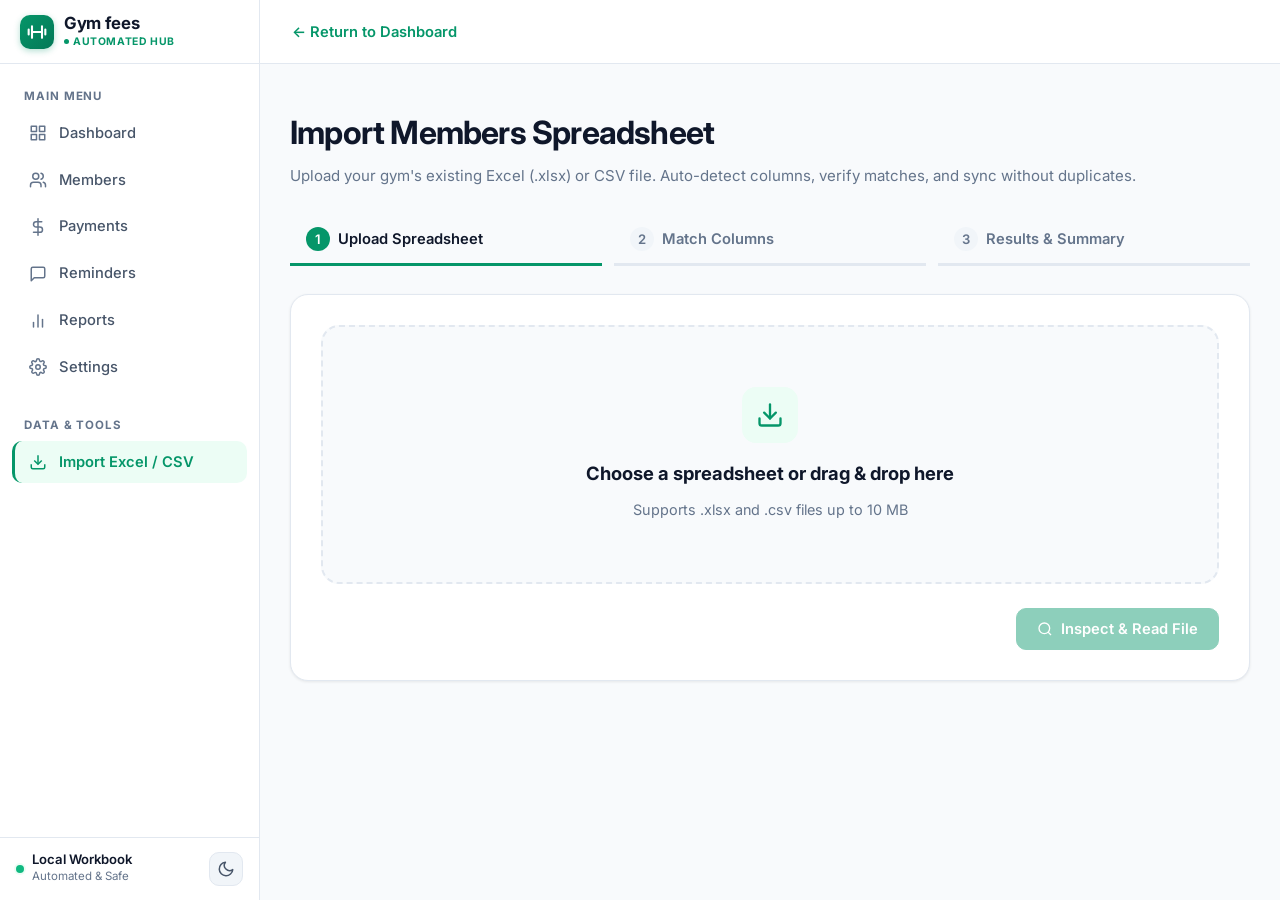
<file: templates/import.html>
<!DOCTYPE html>
<html lang="en">
<head>
  <meta charset="UTF-8">
  <meta name="viewport" content="width=device-width, initial-scale=1">
  <title>Import Members | GymFlow Automation</title>
  <link rel="preconnect" href="https://fonts.googleapis.com">
  <link rel="preconnect" href="https://fonts.gstatic.com" crossorigin>
  <link href="https://fonts.googleapis.com/css2?family=Inter:wght@400;500;600;700&display=swap" rel="stylesheet">
  <link rel="stylesheet" href="/static/css/app.css">
  <link rel="stylesheet" href="/static/css/import.css">
</head>
<body>

<div class="app-layout">
  <!-- Mobile Header -->
  <header class="mobile-header">
    <div style="display:flex; align-items:center; gap:12px;">
      <button class="menu-toggle-btn" id="menuToggle" aria-label="Open navigation menu">
        <svg width="22" height="22" viewBox="0 0 24 24" fill="none" stroke="currentColor" stroke-width="2">
          <line x1="3" y1="12" x2="21" y2="12"/><line x1="3" y1="6" x2="21" y2="6"/><line x1="3" y1="18" x2="21" y2="18"/>
        </svg>
      </button>
      <div class="brand-wrapper">
        <div class="brand-icon">
          <svg width="18" height="18" viewBox="0 0 24 24" fill="none" stroke="currentColor" stroke-width="2.5">
            <path d="M6 5v14M18 5v14M2 9v6M22 9v6M6 12h12"/>
          </svg>
        </div>
        <strong class="brand-name-mobile" id="brandMobile">Gym fees</strong>
      </div>
    </div>
  </header>

  <!-- Left Sidebar Navigation -->
  <aside class="sidebar" id="sidebar">
    <div class="sidebar-header">
      <div class="brand-wrapper">
        <div class="brand-icon" aria-hidden="true">
          <svg width="20" height="20" viewBox="0 0 24 24" fill="none" stroke="currentColor" stroke-width="2.5" stroke-linecap="round" stroke-linejoin="round">
            <path d="M6 5v14M18 5v14M2 9v6M22 9v6M6 12h12"/>
          </svg>
        </div>
        <div class="brand-meta">
          <strong class="brand" id="brand">Gym fees</strong>
          <span class="brand-badge">Automated Hub</span>
        </div>
      </div>
      <button class="sidebar-close-btn" id="sidebarClose" aria-label="Close menu">&times;</button>
    </div>

    <div class="sidebar-content">
      <div class="sidebar-section-label">MAIN MENU</div>
      <nav id="nav">
        <a href="/#dashboard">
          <svg width="18" height="18" viewBox="0 0 24 24" fill="none" stroke="currentColor" stroke-width="2" stroke-linecap="round" stroke-linejoin="round">
            <rect x="3" y="3" width="7" height="7"/><rect x="14" y="3" width="7" height="7"/>
            <rect x="14" y="14" width="7" height="7"/><rect x="3" y="14" width="7" height="7"/>
          </svg>
          <span>Dashboard</span>
        </a>

        <a href="/#members">
          <svg width="18" height="18" viewBox="0 0 24 24" fill="none" stroke="currentColor" stroke-width="2" stroke-linecap="round" stroke-linejoin="round">
            <path d="M16 21v-2a4 4 0 0 0-4-4H6a4 4 0 0 0-4 4v2"/><circle cx="9" cy="7" r="4"/>
            <path d="M22 21v-2a4 4 0 0 0-3-3.87"/><path d="M16 3.13a4 4 0 0 1 0 7.75"/>
          </svg>
          <span>Members</span>
        </a>

        <a href="/#payments">
          <svg width="18" height="18" viewBox="0 0 24 24" fill="none" stroke="currentColor" stroke-width="2" stroke-linecap="round" stroke-linejoin="round">
            <line x1="12" y1="1" x2="12" y2="23"/>
            <path d="M17 5H9.5a3.5 3.5 0 0 0 0 7h5a3.5 3.5 0 0 1 0 7H6"/>
          </svg>
          <span>Payments</span>
        </a>

        <a href="/#reminders">
          <svg width="18" height="18" viewBox="0 0 24 24" fill="none" stroke="currentColor" stroke-width="2" stroke-linecap="round" stroke-linejoin="round">
            <path d="M21 15a2 2 0 0 1-2 2H7l-4 4V5a2 2 0 0 1 2-2h14a2 2 0 0 1 2 2z"/>
          </svg>
          <span>Reminders</span>
        </a>

        <a href="/#reports">
          <svg width="18" height="18" viewBox="0 0 24 24" fill="none" stroke="currentColor" stroke-width="2" stroke-linecap="round" stroke-linejoin="round">
            <line x1="18" y1="20" x2="18" y2="10"/>
            <line x1="12" y1="20" x2="12" y2="4"/>
            <line x1="6" y1="20" x2="6" y2="14"/>
          </svg>
          <span>Reports</span>
        </a>

        <a href="/#settings">
          <svg width="18" height="18" viewBox="0 0 24 24" fill="none" stroke="currentColor" stroke-width="2" stroke-linecap="round" stroke-linejoin="round">
            <circle cx="12" cy="12" r="3"/>
            <path d="M19.4 15a1.65 1.65 0 0 0 .33 1.82l.06.06a2 2 0 0 1 0 2.83 2 2 0 0 1-2.83 0l-.06-.06a1.65 1.65 0 0 0-1.82-.33 1.65 1.65 0 0 0-1 1.51V21a2 2 0 0 1-2 2 2 2 0 0 1-2-2v-.09A1.65 1.65 0 0 0 9 19.4a1.65 1.65 0 0 0-1.82.33l-.06.06a2 2 0 0 1-2.83 0 2 2 0 0 1 0-2.83l.06-.06a1.65 1.65 0 0 0 .33-1.82 1.65 1.65 0 0 0-1.51-1H3a2 2 0 0 1-2-2 2 2 0 0 1 2-2h.09A1.65 1.65 0 0 0 4.6 9a1.65 1.65 0 0 0-.33-1.82l-.06-.06a2 2 0 0 1 0-2.83 2 2 0 0 1 2.83 0l.06.06a1.65 1.65 0 0 0 1.82.33H9a1.65 1.65 0 0 0 1-1.51V3a2 2 0 0 1 2-2 2 2 0 0 1 2 2v.09a1.65 1.65 0 0 0 1 1.51 1.65 1.65 0 0 0 1.82-.33l.06-.06a2 2 0 0 1 2.83 0 2 2 0 0 1 0 2.83l-.06.06a1.65 1.65 0 0 0-.33 1.82V9a1.65 1.65 0 0 0 1.51 1H21a2 2 0 0 1 2 2 2 2 0 0 1-2 2h-.09a1.65 1.65 0 0 0-1.51 1z"/>
          </svg>
          <span>Settings</span>
        </a>
      </nav>

      <div class="sidebar-section-label" style="margin-top:20px;">DATA & TOOLS</div>
      <div class="sidebar-tools">
        <a href="/import" class="sidebar-tool-link on">
          <svg width="18" height="18" viewBox="0 0 24 24" fill="none" stroke="currentColor" stroke-width="2">
            <path d="M21 15v4a2 2 0 0 1-2 2H5a2 2 0 0 1-2-2v-4"/><polyline points="7 10 12 15 17 10"/><line x1="12" y1="15" x2="12" y2="3"/>
          </svg>
          <span>Import Excel / CSV</span>
        </a>
      </div>
    </div>

    <!-- Sidebar Bottom Footer -->
    <div class="sidebar-footer">
      <div class="sidebar-system-status">
        <span class="status-indicator-dot"></span>
        <div class="status-meta">
          <span class="status-name">Local Workbook</span>
          <span class="status-desc">Automated & Safe</span>
        </div>
      </div>
      <button class="theme-toggle-btn" id="themeToggle" title="Toggle dark/light theme" aria-label="Toggle theme">
        <svg id="themeIconSun" width="18" height="18" viewBox="0 0 24 24" fill="none" stroke="currentColor" stroke-width="2" stroke-linecap="round" stroke-linejoin="round" style="display:none;"><circle cx="12" cy="12" r="5"/><line x1="12" y1="1" x2="12" y2="3"/><line x1="12" y1="21" x2="12" y2="23"/><line x1="4.22" y1="4.22" x2="5.64" y2="5.64"/><line x1="18.36" y1="18.36" x2="19.78" y2="19.78"/><line x1="1" y1="12" x2="3" y2="12"/><line x1="21" y1="12" x2="23" y2="12"/><line x1="4.22" y1="19.78" x2="5.64" y2="18.36"/><line x1="18.36" y1="5.64" x2="19.78" y2="4.22"/></svg>
        <svg id="themeIconMoon" width="18" height="18" viewBox="0 0 24 24" fill="none" stroke="currentColor" stroke-width="2" stroke-linecap="round" stroke-linejoin="round"><path d="M21 12.79A9 9 0 1 1 11.21 3 7 7 0 0 0 21 12.79z"/></svg>
      </button>
    </div>
  </aside>

  <!-- Backdrop overlay for mobile drawer -->
  <div class="sidebar-backdrop" id="sidebarBackdrop"></div>

  <!-- Main Content Wrapper -->
  <div class="app-main">
    <header class="top-nav-bar">
      <div class="top-bar-left">
        <a href="/" class="back-link">&larr; Return to Dashboard</a>
      </div>
    </header>

    <main class="wrap">
      <header class="top">
        <h1>Import Members Spreadsheet</h1>
        <p class="sub">Upload your gym's existing Excel (.xlsx) or CSV file. Auto-detect columns, verify matches, and sync without duplicates.</p>
      </header>

      <ol class="steps" id="steps">
        <li data-step="1" class="on">Upload Spreadsheet</li>
        <li data-step="2">Match Columns</li>
        <li data-step="3">Results & Summary</li>
      </ol>

      <div id="alert" class="alert" role="alert" hidden></div>

      <!-- Step 1 -->
      <section id="step1" class="panel">
        <label class="drop" id="drop" for="file">
          <div class="drop-icon">
            <svg width="28" height="28" viewBox="0 0 24 24" fill="none" stroke="currentColor" stroke-width="2" stroke-linecap="round" stroke-linejoin="round">
              <path d="M21 15v4a2 2 0 0 1-2 2H5a2 2 0 0 1-2-2v-4"/><polyline points="7 10 12 15 17 10"/><line x1="12" y1="3" x2="12" y2="15"/>
            </svg>
          </div>
          <input type="file" id="file" accept=".xlsx,.csv" hidden>
          <strong id="dropTitle">Choose a spreadsheet or drag & drop here</strong>
          <span id="dropHint">Supports .xlsx and .csv files up to 10 MB</span>
        </label>
        <div class="row">
          <button class="btn primary" id="btnPreview" disabled>
            <svg width="16" height="16" viewBox="0 0 24 24" fill="none" stroke="currentColor" stroke-width="2"><circle cx="11" cy="11" r="8"/><line x1="21" y1="21" x2="16.65" y2="16.65"/></svg>
            Inspect & Read File
          </button>
        </div>
      </section>

      <!-- Step 2 -->
      <section id="step2" class="panel" hidden>
        <h2>Verify Column Mapping</h2>
        <p class="muted">We auto-matched your spreadsheet headers with member fields. Review and adjust any mismatches before proceeding.</p>

        <div id="mapGrid" class="map-grid"></div>

        <div id="dueConfirm" class="confirm" hidden>
          <label>
            <input type="checkbox" id="dueOk">
            <span>The column mapped to <b>Due date</b> represents when the next recurring payment is due, not a membership expiration date.</span>
          </label>
        </div>

        <div id="mapIssues" class="issues" hidden></div>

        <h3>Preview Data <span class="muted" id="previewCount"></span></h3>
        <div class="table-scroll"><table id="previewTable"></table></div>

        <div class="row">
          <button class="btn" id="btnBack">Choose Another File</button>
          <button class="btn primary" id="btnImport" disabled>
            <svg width="16" height="16" viewBox="0 0 24 24" fill="none" stroke="currentColor" stroke-width="2.5"><polyline points="20 6 9 17 4 12"/></svg>
            Confirm & Import Members
          </button>
        </div>
      </section>

      <!-- Step 3 -->
      <section id="step3" class="panel" hidden>
        <h2>Import Completed</h2>
        <div class="counts">
          <div class="count ok">
            <b id="cntOk">0</b>
            <span id="cntOkLabel">Members imported</span>
          </div>
          <div class="count bad">
            <b id="cntBad">0</b>
            <span>Rows rejected</span>
          </div>
        </div>
        <div id="rejectBox" hidden>
          <h3>Rejected Rows & Details</h3>
          <p class="muted">Review the errors below. Fix them in your spreadsheet and upload again. Successfully imported members are never duplicated.</p>
          <div class="table-scroll"><table id="rejectTable"></table></div>
        </div>
        <div class="row">
          <a class="btn" href="/">Return to Dashboard</a>
          <button class="btn primary" id="btnAgain">Import Another File</button>
        </div>
      </section>
    </main>
  </div>
</div>

<script src="/static/js/import.js"></script>
</body>
</html>
</file>
<file: static/css/app.css>
/* ==========================================================================
   GymFlow Automation - Professional UI Design System
   Modern SaaS Layout with Left Sidebar Navigation & Light/Dark Theme
   ========================================================================== */

:root {
  --font-sans: 'Inter', -apple-system, BlinkMacSystemFont, 'Segoe UI', Roboto, Helvetica, Arial, sans-serif;
  --font-mono: 'JetBrains Mono', 'SF Mono', Consolas, Menlo, monospace;

  /* Light Theme Palette */
  --bg-app: #f8fafc;
  --bg-surface: #ffffff;
  --bg-surface-hover: #f1f5f9;
  --bg-subtle: #f1f5f9;
  --border: #e2e8f0;
  --border-focus: #059669;

  --ink-primary: #0f172a;
  --ink-secondary: #475569;
  --ink-muted: #64748b;
  --ink-inverted: #ffffff;

  /* Brand Accents */
  --accent: #059669;
  --accent-hover: #047857;
  --accent-active: #065f46;
  --accent-soft: #ecfdf5;
  --accent-border: #a7f3d0;
  --accent-text: #065f46;

  /* Semantic Status Colors */
  --success: #10b981;
  --success-soft: #ecfdf5;
  --success-border: #a7f3d0;
  --success-text: #065f46;

  --warning: #f59e0b;
  --warning-soft: #fffbeb;
  --warning-border: #fde68a;
  --warning-text: #92400e;

  --danger: #ef4444;
  --danger-soft: #fef2f2;
  --danger-border: #fecaca;
  --danger-text: #991b1b;

  --info: #3b82f6;
  --info-soft: #eff6ff;
  --info-border: #bfdbfe;
  --info-text: #1e40af;

  /* WhatsApp Brand Color */
  --whatsapp: #25d366;
  --whatsapp-hover: #20ba5a;
  --whatsapp-soft: #e8f9ef;
  --whatsapp-text: #0f5132;

  /* Shadows */
  --shadow-xs: 0 1px 2px 0 rgba(0, 0, 0, 0.05);
  --shadow-sm: 0 1px 3px 0 rgba(0, 0, 0, 0.08), 0 1px 2px -1px rgba(0, 0, 0, 0.06);
  --shadow-md: 0 4px 6px -1px rgba(0, 0, 0, 0.07), 0 2px 4px -2px rgba(0, 0, 0, 0.05);
  --shadow-lg: 0 10px 15px -3px rgba(0, 0, 0, 0.08), 0 4px 6px -4px rgba(0, 0, 0, 0.04);
  --shadow-xl: 0 20px 25px -5px rgba(0, 0, 0, 0.1), 0 8px 10px -6px rgba(0, 0, 0, 0.05);

  --radius-sm: 6px;
  --radius-md: 10px;
  --radius-lg: 14px;
  --radius-xl: 18px;
  --radius-full: 9999px;

  /* Legacy compatibility */
  --bg: var(--bg-app);
  --surface: var(--bg-surface);
  --ink: var(--ink-primary);
  --muted: var(--ink-muted);
  --line: var(--border);
  --accent-ink: var(--ink-inverted);
  --warn: var(--warning-text);
  --warn-soft: var(--warning-soft);
  --bad: var(--danger-text);
  --bad-soft: var(--danger-soft);
  --ok: var(--success);
}

[data-theme="dark"] {
  --bg-app: #090d16;
  --bg-surface: #111827;
  --bg-surface-hover: #1f2937;
  --bg-subtle: #1e293b;
  --border: #1f2937;
  --border-focus: #10b981;

  --ink-primary: #f8fafc;
  --ink-secondary: #cbd5e1;
  --ink-muted: #94a3b8;
  --ink-inverted: #0f172a;

  --accent: #10b981;
  --accent-hover: #34d399;
  --accent-active: #059669;
  --accent-soft: rgba(16, 185, 129, 0.15);
  --accent-border: rgba(16, 185, 129, 0.3);
  --accent-text: #6ee7b7;

  --success: #34d399;
  --success-soft: rgba(52, 211, 153, 0.15);
  --success-border: rgba(52, 211, 153, 0.3);
  --success-text: #a7f3d0;

  --warning: #fbbf24;
  --warning-soft: rgba(251, 191, 36, 0.15);
  --warning-border: rgba(251, 191, 36, 0.3);
  --warning-text: #fde68a;

  --danger: #f87171;
  --danger-soft: rgba(248, 113, 113, 0.15);
  --danger-border: rgba(248, 113, 113, 0.3);
  --danger-text: #fecaca;

  --info: #60a5fa;
  --info-soft: rgba(96, 165, 250, 0.15);
  --info-border: rgba(96, 165, 250, 0.3);
  --info-text: #bfdbfe;

  --whatsapp-soft: rgba(37, 211, 102, 0.15);
  --whatsapp-text: #a7f3d0;

  --shadow-xs: 0 1px 2px 0 rgba(0, 0, 0, 0.3);
  --shadow-sm: 0 1px 3px 0 rgba(0, 0, 0, 0.4);
  --shadow-md: 0 4px 6px -1px rgba(0, 0, 0, 0.4);
  --shadow-lg: 0 10px 15px -3px rgba(0, 0, 0, 0.5);
  --shadow-xl: 0 20px 25px -5px rgba(0, 0, 0, 0.6);
}

@media (prefers-color-scheme: dark) {
  :root:not([data-theme="light"]) {
    --bg-app: #090d16;
    --bg-surface: #111827;
    --bg-surface-hover: #1f2937;
    --bg-subtle: #1e293b;
    --border: #1f2937;
    --border-focus: #10b981;

    --ink-primary: #f8fafc;
    --ink-secondary: #cbd5e1;
    --ink-muted: #94a3b8;
    --ink-inverted: #0f172a;

    --accent: #10b981;
    --accent-hover: #34d399;
    --accent-active: #059669;
    --accent-soft: rgba(16, 185, 129, 0.15);
    --accent-border: rgba(16, 185, 129, 0.3);
    --accent-text: #6ee7b7;

    --success: #34d399;
    --success-soft: rgba(52, 211, 153, 0.15);
    --success-border: rgba(52, 211, 153, 0.3);
    --success-text: #a7f3d0;

    --warning: #fbbf24;
    --warning-soft: rgba(251, 191, 36, 0.15);
    --warning-border: rgba(251, 191, 36, 0.3);
    --warning-text: #fde68a;

    --danger: #f87171;
    --danger-soft: rgba(248, 113, 113, 0.15);
    --danger-border: rgba(248, 113, 113, 0.3);
    --danger-text: #fecaca;

    --info: #60a5fa;
    --info-soft: rgba(96, 165, 250, 0.15);
    --info-border: rgba(96, 165, 250, 0.3);
    --info-text: #bfdbfe;

    --whatsapp-soft: rgba(37, 211, 102, 0.15);
    --whatsapp-text: #a7f3d0;
  }
}

*, *::before, *::after {
  box-sizing: border-box;
}

html {
  font-family: var(--font-sans);
  color-scheme: light dark;
  scroll-behavior: smooth;
}

body {
  margin: 0;
  background-color: var(--bg-app);
  color: var(--ink-primary);
  font-size: 15px;
  line-height: 1.55;
  -webkit-font-smoothing: antialiased;
}

/* ==========================================================================
   Left Sidebar App Layout
   ========================================================================== */
.app-layout {
  display: flex;
  min-height: 100vh;
  background-color: var(--bg-app);
}

/* Mobile Header (hidden on desktop) */
.mobile-header {
  display: none;
}

/* Left Sidebar */
.sidebar {
  width: 260px;
  min-width: 260px;
  height: 100vh;
  position: sticky;
  top: 0;
  background: var(--bg-surface);
  border-right: 1px solid var(--border);
  display: flex;
  flex-direction: column;
  z-index: 50;
  transition: transform 0.25s cubic-bezier(0.4, 0, 0.2, 1);
}

.sidebar-header {
  height: 64px;
  padding: 0 20px;
  display: flex;
  align-items: center;
  justify-content: space-between;
  border-bottom: 1px solid var(--border);
}

.brand-wrapper {
  display: flex;
  align-items: center;
  gap: 10px;
}

.brand-icon {
  width: 34px;
  height: 34px;
  background: linear-gradient(135deg, var(--accent) 0%, #047857 100%);
  color: #ffffff;
  border-radius: var(--radius-md);
  display: flex;
  align-items: center;
  justify-content: center;
  box-shadow: 0 2px 6px rgba(5, 150, 105, 0.3);
  flex-shrink: 0;
}

.brand-meta {
  display: flex;
  flex-direction: column;
}

.brand {
  font-size: 1.05rem;
  font-weight: 700;
  letter-spacing: -0.02em;
  color: var(--ink-primary);
  line-height: 1.2;
}

.brand-badge {
  font-size: 0.65rem;
  font-weight: 700;
  text-transform: uppercase;
  letter-spacing: 0.06em;
  color: var(--accent);
  display: inline-flex;
  align-items: center;
  gap: 4px;
}

.brand-badge::before {
  content: "";
  display: inline-block;
  width: 5px;
  height: 5px;
  border-radius: 50%;
  background: var(--accent);
}

.sidebar-close-btn {
  display: none;
  background: none;
  border: none;
  font-size: 1.5rem;
  color: var(--ink-muted);
  cursor: pointer;
  padding: 4px;
}

.sidebar-content {
  flex: 1;
  overflow-y: auto;
  padding: 16px 12px;
}

.sidebar-section-label {
  font-size: 0.72rem;
  font-weight: 700;
  text-transform: uppercase;
  letter-spacing: 0.08em;
  color: var(--ink-muted);
  padding: 8px 12px 6px;
}

/* Sidebar Nav Vertical Stack */
nav, .sidebar-nav {
  display: flex;
  flex-direction: column;
  gap: 4px;
}

nav a, .sidebar-tool-link {
  padding: 10px 14px;
  color: var(--ink-secondary);
  text-decoration: none;
  font-weight: 500;
  font-size: 0.92rem;
  border-radius: var(--radius-md);
  transition: all 0.15s ease;
  display: flex;
  align-items: center;
  gap: 12px;
  border-left: 3px solid transparent;
}

nav a svg, .sidebar-tool-link svg {
  color: var(--ink-muted);
  transition: color 0.15s ease;
  flex-shrink: 0;
}

nav a:hover, .sidebar-tool-link:hover {
  color: var(--ink-primary);
  background: var(--bg-subtle);
}

nav a:hover svg, .sidebar-tool-link:hover svg {
  color: var(--ink-primary);
}

nav a.on, .sidebar-tool-link.on {
  color: var(--accent);
  background: var(--accent-soft);
  font-weight: 600;
  border-left-color: var(--accent);
}

nav a.on svg, .sidebar-tool-link.on svg {
  color: var(--accent);
}

.nav-badge {
  background: var(--danger);
  color: #ffffff;
  font-size: 0.72rem;
  font-weight: 700;
  padding: 2px 7px;
  border-radius: var(--radius-full);
  margin-left: auto;
  line-height: 1.2;
}

.nav-badge.warn {
  background: var(--warning);
  color: #1c1917;
}

/* Sidebar Bottom Footer */
.sidebar-footer {
  padding: 14px 16px;
  border-top: 1px solid var(--border);
  background: var(--bg-surface);
  display: flex;
  align-items: center;
  justify-content: space-between;
}

.sidebar-system-status {
  display: flex;
  align-items: center;
  gap: 8px;
}

.status-indicator-dot {
  width: 8px;
  height: 8px;
  border-radius: 50%;
  background: var(--success);
  box-shadow: 0 0 0 2px var(--success-soft);
}

.status-meta {
  display: flex;
  flex-direction: column;
}

.status-name {
  font-size: 0.82rem;
  font-weight: 600;
  color: var(--ink-primary);
  line-height: 1.2;
}

.status-desc {
  font-size: 0.72rem;
  color: var(--ink-muted);
}

.theme-toggle-btn {
  background: var(--bg-subtle);
  border: 1px solid var(--border);
  color: var(--ink-secondary);
  width: 34px;
  height: 34px;
  border-radius: var(--radius-md);
  display: flex;
  align-items: center;
  justify-content: center;
  cursor: pointer;
  transition: all 0.15s ease;
}

.theme-toggle-btn:hover {
  color: var(--ink-primary);
  border-color: var(--border-focus);
}

/* ==========================================================================
   Main Content Area
   ========================================================================== */
.app-main {
  flex: 1;
  display: flex;
  flex-direction: column;
  min-width: 0;
  overflow-x: hidden;
}

.top-nav-bar {
  height: 64px;
  border-bottom: 1px solid var(--border);
  background: var(--bg-surface);
  display: flex;
  align-items: center;
  justify-content: space-between;
  padding: 0 32px;
  position: sticky;
  top: 0;
  z-index: 30;
  backdrop-filter: blur(12px);
  -webkit-backdrop-filter: blur(12px);
}

.badge-date {
  font-size: 0.85rem;
  font-weight: 500;
  color: var(--ink-muted);
  display: inline-flex;
  align-items: center;
  gap: 6px;
}

.badge-date::before {
  content: "📅";
  font-size: 0.85rem;
}

.wrap {
  max-width: 1200px;
  width: 100%;
  margin: 0 auto;
  padding: 28px 32px 80px;
}

/* ==========================================================================
   Headings & Utilities
   ========================================================================== */
h1 {
  font-size: 1.75rem;
  font-weight: 700;
  margin: 0 0 16px;
  letter-spacing: -0.025em;
  color: var(--ink-primary);
}

h2 {
  font-size: 1.25rem;
  font-weight: 600;
  margin: 32px 0 14px;
  letter-spacing: -0.015em;
  color: var(--ink-primary);
  display: flex;
  align-items: center;
  gap: 8px;
}

h3 {
  font-size: 1.05rem;
  font-weight: 600;
  margin: 20px 0 10px;
  color: var(--ink-primary);
}

p {
  margin: 4px 0 12px;
}

.muted {
  color: var(--ink-muted);
  font-size: 0.92rem;
}

.back-link {
  display: inline-flex;
  align-items: center;
  gap: 6px;
  color: var(--accent);
  text-decoration: none;
  font-weight: 600;
  font-size: 0.92rem;
}

/* Hero Banner */
.hero-banner {
  background: linear-gradient(135deg, var(--bg-surface) 0%, var(--bg-subtle) 100%);
  border: 1px solid var(--border);
  border-radius: var(--radius-xl);
  padding: 24px;
  margin-bottom: 24px;
  display: flex;
  justify-content: space-between;
  align-items: center;
  gap: 20px;
  flex-wrap: wrap;
  box-shadow: var(--shadow-sm);
}

.hero-content h2 {
  margin: 0 0 6px;
  font-size: 1.45rem;
}

.hero-content p {
  margin: 0;
  color: var(--ink-secondary);
}

.quick-actions {
  display: flex;
  gap: 10px;
  flex-wrap: wrap;
}

/* Page Headers & Actions */
.head {
  display: flex;
  justify-content: space-between;
  align-items: center;
  gap: 16px;
  flex-wrap: wrap;
  margin-bottom: 18px;
}

.head h1 {
  margin: 0;
}

.actions {
  display: flex;
  gap: 10px;
  align-items: center;
  flex-wrap: wrap;
}

.filters {
  display: flex;
  gap: 10px;
  align-items: center;
  flex-wrap: wrap;
  margin: 16px 0;
  background: var(--bg-surface);
  padding: 12px 14px;
  border-radius: var(--radius-lg);
  border: 1px solid var(--border);
  box-shadow: var(--shadow-xs);
}

.filters input[type="search"] {
  flex: 1;
  min-width: 240px;
}

/* ==========================================================================
   Buttons & Inputs
   ========================================================================== */
.btn {
  display: inline-flex;
  align-items: center;
  justify-content: center;
  gap: 8px;
  font-family: inherit;
  font-weight: 600;
  font-size: 0.92rem;
  padding: 9px 18px;
  border-radius: var(--radius-md);
  border: 1px solid var(--border);
  background: var(--bg-surface);
  color: var(--ink-primary);
  cursor: pointer;
  text-decoration: none;
  transition: all 0.15s ease;
  box-shadow: var(--shadow-xs);
  line-height: 1.4;
}

.btn:hover:not(:disabled) {
  border-color: var(--ink-muted);
  background: var(--bg-surface-hover);
  box-shadow: var(--shadow-sm);
}

.btn.primary {
  background: var(--accent);
  border-color: var(--accent);
  color: #ffffff;
  box-shadow: 0 2px 4px rgba(5, 150, 105, 0.25);
}

.btn.primary:hover:not(:disabled) {
  background: var(--accent-hover);
  border-color: var(--accent-hover);
  box-shadow: 0 4px 8px rgba(5, 150, 105, 0.35);
}

.btn.whatsapp {
  background: var(--whatsapp);
  border-color: var(--whatsapp);
  color: #ffffff;
  box-shadow: 0 2px 4px rgba(37, 211, 102, 0.25);
}

.btn.whatsapp:hover:not(:disabled) {
  background: var(--whatsapp-hover);
  border-color: var(--whatsapp-hover);
}

.btn.small {
  padding: 5px 12px;
  font-size: 0.84rem;
  border-radius: var(--radius-sm);
}

.btn:disabled {
  opacity: 0.5;
  cursor: not-allowed;
  box-shadow: none;
}

.btn:focus-visible,
input:focus-visible,
select:focus-visible,
nav a:focus-visible {
  outline: 2px solid var(--accent);
  outline-offset: 2px;
}

input, select, textarea {
  font-family: inherit;
  font-size: 0.92rem;
  padding: 9px 12px;
  border-radius: var(--radius-md);
  border: 1px solid var(--border);
  background: var(--bg-surface);
  color: var(--ink-primary);
  transition: border-color 0.15s ease, box-shadow 0.15s ease;
}

input:focus, select:focus, textarea:focus {
  border-color: var(--accent);
  box-shadow: 0 0 0 3px var(--accent-soft);
  outline: none;
}

/* ==========================================================================
   Stat Cards & Ledger
   ========================================================================== */
.ledger {
  display: grid;
  grid-template-columns: repeat(auto-fit, minmax(210px, 1fr));
  gap: 16px;
  margin-bottom: 24px;
}

.stat-card {
  background: var(--bg-surface);
  border: 1px solid var(--border);
  border-radius: var(--radius-xl);
  padding: 20px;
  display: flex;
  flex-direction: column;
  justify-content: space-between;
  box-shadow: var(--shadow-sm);
  transition: transform 0.2s ease, box-shadow 0.2s ease;
}

.stat-card:hover {
  transform: translateY(-2px);
  box-shadow: var(--shadow-md);
}

.stat-header {
  display: flex;
  justify-content: space-between;
  align-items: flex-start;
  margin-bottom: 12px;
}

.stat-label {
  font-size: 0.84rem;
  font-weight: 600;
  color: var(--ink-muted);
  text-transform: uppercase;
  letter-spacing: 0.04em;
}

.stat-icon {
  width: 38px;
  height: 38px;
  border-radius: var(--radius-md);
  display: flex;
  align-items: center;
  justify-content: center;
  background: var(--bg-subtle);
  color: var(--ink-secondary);
}

.stat-icon.emerald { background: var(--success-soft); color: var(--success); }
.stat-icon.amber { background: var(--warning-soft); color: var(--warning); }
.stat-icon.rose { background: var(--danger-soft); color: var(--danger); }
.stat-icon.blue { background: var(--info-soft); color: var(--info); }

.stat-value {
  font-size: 1.85rem;
  font-weight: 700;
  line-height: 1.15;
  letter-spacing: -0.03em;
  color: var(--ink-primary);
  margin-bottom: 4px;
}

.stat-card.paid .stat-value { color: var(--success); }
.stat-card.pending .stat-value { color: var(--warning); }
.stat-card.due .stat-value { color: var(--danger); }

.stat-footer {
  font-size: 0.82rem;
  color: var(--ink-muted);
  margin-top: 4px;
}

/* Generate Billing Card */
.gen {
  display: flex;
  justify-content: space-between;
  gap: 20px;
  align-items: center;
  flex-wrap: wrap;
  background: linear-gradient(135deg, var(--bg-surface) 0%, var(--bg-subtle) 100%);
  border: 1px solid var(--border);
  border-radius: var(--radius-xl);
  padding: 22px 24px;
  margin-bottom: 24px;
  box-shadow: var(--shadow-sm);
}

.gen-content strong {
  font-size: 1.1rem;
  display: block;
  margin-bottom: 4px;
}

.gen-content p {
  margin: 0;
  max-width: 600px;
  color: var(--ink-secondary);
}

/* ==========================================================================
   Modern Tables
   ========================================================================== */
.table-scroll {
  overflow-x: auto;
  background: var(--bg-surface);
  border: 1px solid var(--border);
  border-radius: var(--radius-lg);
  box-shadow: var(--shadow-xs);
  margin-bottom: 24px;
}

table {
  border-collapse: collapse;
  width: 100%;
  font-size: 0.92rem;
  text-align: left;
}

th, td {
  padding: 12px 16px;
  border-bottom: 1px solid var(--border);
  vertical-align: middle;
}

th {
  background: var(--bg-subtle);
  font-weight: 600;
  font-size: 0.82rem;
  text-transform: uppercase;
  letter-spacing: 0.04em;
  color: var(--ink-muted);
  white-space: nowrap;
}

tr:last-child td {
  border-bottom: none;
}

tbody tr:hover {
  background-color: var(--bg-surface-hover);
}

td.num, th.num {
  text-align: right;
  font-variant-numeric: tabular-nums;
  font-feature-settings: "tnum";
}

td.nowrap {
  white-space: nowrap;
}

td.empty {
  color: var(--ink-muted);
  text-align: center;
  padding: 40px 16px;
}

.member-cell {
  display: flex;
  align-items: center;
  gap: 12px;
}

.avatar {
  width: 34px;
  height: 34px;
  border-radius: 50%;
  background: var(--accent-soft);
  color: var(--accent);
  font-weight: 700;
  font-size: 0.85rem;
  display: flex;
  align-items: center;
  justify-content: center;
  border: 1px solid var(--accent-border);
  flex-shrink: 0;
}

.member-info {
  display: flex;
  flex-direction: column;
}

.member-name {
  font-weight: 600;
  color: var(--ink-primary);
}

.member-sub {
  font-size: 0.8rem;
  color: var(--ink-muted);
}

/* Chips & Badges */
.chip {
  display: inline-flex;
  align-items: center;
  gap: 6px;
  padding: 3px 10px;
  border-radius: var(--radius-full);
  font-size: 0.78rem;
  font-weight: 600;
  background: var(--success-soft);
  color: var(--success-text);
  border: 1px solid var(--success-border);
  white-space: nowrap;
}

.chip.warn {
  background: var(--warning-soft);
  color: var(--warning-text);
  border-color: var(--warning-border);
}

.chip.bad {
  background: var(--danger-soft);
  color: var(--danger-text);
  border-color: var(--danger-border);
}

.chip.grey {
  background: var(--bg-subtle);
  color: var(--ink-muted);
  border-color: var(--border);
}

.chip-dot {
  width: 6px;
  height: 6px;
  border-radius: 50%;
  background: currentColor;
}

.row-actions {
  display: flex;
  gap: 6px;
  align-items: center;
  justify-content: flex-end;
  flex-wrap: wrap;
}

td details {
  background: var(--bg-subtle);
  padding: 6px 10px;
  border-radius: var(--radius-sm);
  border: 1px solid var(--border);
}

td details summary {
  cursor: pointer;
  color: var(--accent);
  font-weight: 600;
  font-size: 0.85rem;
  list-style: none;
}

td details pre {
  white-space: pre-wrap;
  font-family: inherit;
  font-size: 0.85rem;
  line-height: 1.45;
  margin: 8px 0 0;
  padding: 10px;
  background: var(--bg-surface);
  border-radius: var(--radius-sm);
  border: 1px solid var(--border);
  max-width: 380px;
  color: var(--ink-primary);
}

/* ==========================================================================
   Modals & Dialogs
   ========================================================================== */
dialog {
  border: 1px solid var(--border);
  border-radius: var(--radius-xl);
  padding: 0;
  background: var(--bg-surface);
  color: var(--ink-primary);
  width: min(520px, 94vw);
  box-shadow: var(--shadow-xl);
  overflow: hidden;
}

dialog::backdrop {
  background: rgba(15, 23, 42, 0.6);
  backdrop-filter: blur(4px);
  -webkit-backdrop-filter: blur(4px);
}

.modal-header {
  padding: 20px 24px;
  border-bottom: 1px solid var(--border);
  display: flex;
  justify-content: space-between;
  align-items: center;
}

.modal-header h2 {
  margin: 0;
  font-size: 1.25rem;
}

.modal-close {
  background: transparent;
  border: none;
  color: var(--ink-muted);
  font-size: 1.4rem;
  cursor: pointer;
  padding: 4px;
  line-height: 1;
}

.form {
  display: flex;
  flex-direction: column;
  gap: 16px;
  padding: 24px;
}

.form.narrow {
  max-width: 520px;
  padding: 0;
}

.form label {
  display: flex;
  flex-direction: column;
  gap: 6px;
  font-weight: 600;
  font-size: 0.92rem;
  color: var(--ink-primary);
}

.form small {
  font-weight: 400;
  color: var(--ink-muted);
  font-size: 0.84rem;
}

.form .row {
  display: flex;
  gap: 12px;
  justify-content: flex-end;
  margin-top: 8px;
}

.form-error {
  color: var(--danger-text);
  background: var(--danger-soft);
  border: 1px solid var(--danger-border);
  padding: 10px 14px;
  border-radius: var(--radius-md);
  font-size: 0.88rem;
  margin: 0;
}

/* WhatsApp Message Preview Bubble */
.wa-chat-preview {
  background: #efeae2;
  border: 1px solid #d1d7db;
  border-radius: var(--radius-lg);
  padding: 16px;
  margin-top: 14px;
}

[data-theme="dark"] .wa-chat-preview {
  background: #0b141a;
  border-color: #222d34;
}

.wa-bubble {
  background: #ffffff;
  border-radius: 8px;
  padding: 10px 14px;
  font-size: 0.88rem;
  line-height: 1.45;
  color: #111b21;
  box-shadow: 0 1px 0.5px rgba(11, 20, 26, 0.13);
  max-width: 90%;
  white-space: pre-wrap;
}

[data-theme="dark"] .wa-bubble {
  background: #202c33;
  color: #e9edef;
}

.wa-meta {
  display: flex;
  align-items: center;
  justify-content: flex-end;
  gap: 4px;
  font-size: 0.72rem;
  color: #667781;
  margin-top: 4px;
}

[data-theme="dark"] .wa-meta {
  color: #8696a0;
}

/* Toast */
.toast {
  position: fixed;
  left: 50%;
  bottom: 28px;
  transform: translateX(-50%);
  background: var(--ink-primary);
  color: var(--ink-inverted);
  padding: 12px 22px;
  border-radius: var(--radius-lg);
  z-index: 100;
  max-width: 90vw;
  box-shadow: var(--shadow-xl);
  font-weight: 500;
  font-size: 0.92rem;
  animation: slideUp 0.25s ease-out;
}

.toast.bad {
  background: var(--danger);
  color: #ffffff;
}

@keyframes slideUp {
  from { opacity: 0; transform: translate(-50%, 16px); }
  to { opacity: 1; transform: translate(-50%, 0); }
}

/* ==========================================================================
   Mobile Responsive Adjustments (< 900px)
   ========================================================================== */
@media (max-width: 900px) {
  .app-layout {
    flex-direction: column;
  }

  .mobile-header {
    display: flex;
    align-items: center;
    justify-content: space-between;
    height: 60px;
    padding: 0 16px;
    background: var(--bg-surface);
    border-bottom: 1px solid var(--border);
    position: sticky;
    top: 0;
    z-index: 45;
  }

  .menu-toggle-btn {
    background: none;
    border: none;
    color: var(--ink-primary);
    cursor: pointer;
    padding: 6px;
    display: flex;
    align-items: center;
    justify-content: center;
  }

  .brand-name-mobile {
    font-size: 1.1rem;
    font-weight: 700;
  }

  .sidebar {
    position: fixed;
    left: -280px;
    top: 0;
    bottom: 0;
    width: 280px;
    transform: translateX(0);
    box-shadow: var(--shadow-xl);
  }

  .sidebar.sidebar-open {
    transform: translateX(280px);
  }

  .sidebar-close-btn {
    display: block;
  }

  .sidebar-backdrop {
    display: none;
    position: fixed;
    inset: 0;
    background: rgba(0, 0, 0, 0.5);
    z-index: 48;
    backdrop-filter: blur(2px);
  }

  .sidebar-backdrop.active {
    display: block;
  }

  .top-nav-bar {
    display: none;
  }

  .wrap {
    padding: 20px 16px 60px;
  }
}
</file>
<file: static/css/import.css>
/* ==========================================================================
   GymFlow Automation - Member Import Stylesheet
   ========================================================================== */

:root {
  --font-sans: 'Inter', -apple-system, BlinkMacSystemFont, 'Segoe UI', Roboto, Helvetica, Arial, sans-serif;
  --bg-app: #f8fafc;
  --bg-surface: #ffffff;
  --bg-subtle: #f1f5f9;
  --border: #e2e8f0;

  --ink-primary: #0f172a;
  --ink-secondary: #475569;
  --ink-muted: #64748b;
  --ink-inverted: #ffffff;

  --accent: #059669;
  --accent-hover: #047857;
  --accent-soft: #ecfdf5;
  --accent-border: #a7f3d0;
  --accent-text: #065f46;

  --success: #10b981;
  --success-soft: #ecfdf5;
  --success-text: #065f46;

  --warning: #f59e0b;
  --warning-soft: #fffbeb;
  --warning-border: #fde68a;
  --warning-text: #92400e;

  --danger: #ef4444;
  --danger-soft: #fef2f2;
  --danger-border: #fecaca;
  --danger-text: #991b1b;

  --radius-sm: 6px;
  --radius-md: 10px;
  --radius-lg: 14px;
  --radius-xl: 18px;
  --radius-full: 9999px;

  --shadow-xs: 0 1px 2px 0 rgba(0, 0, 0, 0.05);
  --shadow-sm: 0 1px 3px 0 rgba(0, 0, 0, 0.08);
  --shadow-md: 0 4px 6px -1px rgba(0, 0, 0, 0.07);

  /* Legacy variable compatibility */
  --bg: var(--bg-app);
  --surface: var(--bg-surface);
  --ink: var(--ink-primary);
  --muted: var(--ink-muted);
  --line: var(--border);
  --accent-ink: var(--ink-inverted);
  --warn: var(--warning-text);
  --warn-soft: var(--warning-soft);
  --bad: var(--danger-text);
  --bad-soft: var(--danger-soft);
  --ok: var(--success);
}

[data-theme="dark"] {
  --bg-app: #090d16;
  --bg-surface: #111827;
  --bg-subtle: #1e293b;
  --border: #1f2937;

  --ink-primary: #f8fafc;
  --ink-secondary: #cbd5e1;
  --ink-muted: #94a3b8;
  --ink-inverted: #0f172a;

  --accent: #10b981;
  --accent-hover: #34d399;
  --accent-soft: rgba(16, 185, 129, 0.15);
  --accent-border: rgba(16, 185, 129, 0.3);
  --accent-text: #6ee7b7;

  --success: #34d399;
  --success-soft: rgba(52, 211, 153, 0.15);
  --success-text: #a7f3d0;

  --warning: #fbbf24;
  --warning-soft: rgba(251, 191, 36, 0.15);
  --warning-border: rgba(251, 191, 36, 0.3);
  --warning-text: #fde68a;

  --danger: #f87171;
  --danger-soft: rgba(248, 113, 113, 0.15);
  --danger-border: rgba(248, 113, 113, 0.3);
  --danger-text: #fecaca;
}

@media (prefers-color-scheme: dark) {
  :root:not([data-theme="light"]) {
    --bg-app: #090d16;
    --bg-surface: #111827;
    --bg-subtle: #1e293b;
    --border: #1f2937;

    --ink-primary: #f8fafc;
    --ink-secondary: #cbd5e1;
    --ink-muted: #94a3b8;
    --ink-inverted: #0f172a;

    --accent: #10b981;
    --accent-hover: #34d399;
    --accent-soft: rgba(16, 185, 129, 0.15);
    --accent-border: rgba(16, 185, 129, 0.3);
    --accent-text: #6ee7b7;

    --success: #34d399;
    --success-soft: rgba(52, 211, 153, 0.15);
    --success-text: #a7f3d0;

    --warning: #fbbf24;
    --warning-soft: rgba(251, 191, 36, 0.15);
    --warning-border: rgba(251, 191, 36, 0.3);
    --warning-text: #fde68a;

    --danger: #f87171;
    --danger-soft: rgba(248, 113, 113, 0.15);
    --danger-border: rgba(248, 113, 113, 0.3);
    --danger-text: #fecaca;
  }
}

*, *::before, *::after {
  box-sizing: border-box;
}

body {
  margin: 0;
  background-color: var(--bg-app);
  color: var(--ink-primary);
  font-family: var(--font-sans);
  font-size: 15px;
  line-height: 1.55;
  -webkit-font-smoothing: antialiased;
}

.wrap {
  max-width: 1000px;
  margin: 0 auto;
  padding: 36px 20px 80px;
}

.top {
  margin-bottom: 28px;
}

.top h1 {
  font-size: 2rem;
  font-weight: 700;
  margin: 8px 0 6px;
  letter-spacing: -0.025em;
}

.back-link {
  display: inline-flex;
  align-items: center;
  gap: 6px;
  color: var(--accent);
  text-decoration: none;
  font-weight: 600;
  font-size: 0.92rem;
  transition: transform 0.15s ease;
}

.back-link:hover {
  transform: translateX(-3px);
}

.sub, .muted {
  color: var(--ink-muted);
  font-size: 0.94rem;
}

/* Stepper Progress Bar */
.steps {
  display: flex;
  gap: 12px;
  list-style: none;
  padding: 0;
  margin: 0 0 28px;
  counter-reset: step;
}

.steps li {
  counter-increment: step;
  flex: 1;
  padding: 12px 16px;
  border-bottom: 3px solid var(--border);
  color: var(--ink-muted);
  font-weight: 600;
  font-size: 0.92rem;
  display: flex;
  align-items: center;
  gap: 8px;
  transition: all 0.2s ease;
}

.steps li::before {
  content: counter(step);
  display: inline-flex;
  align-items: center;
  justify-content: center;
  width: 24px;
  height: 24px;
  border-radius: 50%;
  background: var(--bg-subtle);
  color: var(--ink-muted);
  font-size: 0.82rem;
}

.steps li.on {
  border-color: var(--accent);
  color: var(--ink-primary);
}

.steps li.on::before {
  background: var(--accent);
  color: #ffffff;
}

.steps li.done {
  border-color: var(--accent);
  color: var(--accent);
}

.steps li.done::before {
  content: "✓";
  background: var(--accent-soft);
  color: var(--accent);
}

/* Panel Card */
.panel {
  background: var(--bg-surface);
  border: 1px solid var(--border);
  border-radius: var(--radius-xl);
  padding: 30px;
  box-shadow: var(--shadow-sm);
}

/* Alert Notification */
.alert {
  border-radius: var(--radius-md);
  padding: 14px 18px;
  margin-bottom: 20px;
  background: var(--danger-soft);
  color: var(--danger-text);
  border: 1px solid var(--danger-border);
  font-weight: 500;
  font-size: 0.92rem;
}

.alert.info {
  background: var(--accent-soft);
  color: var(--accent-text);
  border-color: var(--accent-border);
}

/* File Drop Zone */
.drop {
  display: flex;
  flex-direction: column;
  align-items: center;
  justify-content: center;
  gap: 12px;
  padding: 60px 24px;
  text-align: center;
  border: 2px dashed var(--border);
  border-radius: var(--radius-xl);
  background: var(--bg-app);
  cursor: pointer;
  transition: all 0.2s ease;
}

.drop-icon {
  width: 56px;
  height: 56px;
  border-radius: var(--radius-lg);
  background: var(--accent-soft);
  color: var(--accent);
  display: flex;
  align-items: center;
  justify-content: center;
  margin-bottom: 4px;
}

.drop:hover, .drop.over, .drop:focus-within {
  border-color: var(--accent);
  background: var(--accent-soft);
}

.drop strong {
  font-size: 1.15rem;
  color: var(--ink-primary);
}

.drop span {
  color: var(--ink-muted);
  font-size: 0.9rem;
}

/* Buttons */
.row {
  display: flex;
  gap: 12px;
  justify-content: flex-end;
  margin-top: 24px;
  flex-wrap: wrap;
}

.btn {
  font-family: inherit;
  font-weight: 600;
  font-size: 0.92rem;
  padding: 10px 20px;
  border-radius: var(--radius-md);
  border: 1px solid var(--border);
  background: var(--bg-surface);
  color: var(--ink-primary);
  cursor: pointer;
  display: inline-flex;
  align-items: center;
  gap: 8px;
  transition: all 0.15s ease;
}

.btn:hover:not(:disabled) {
  border-color: var(--ink-muted);
}

.btn.primary {
  background: var(--accent);
  border-color: var(--accent);
  color: #ffffff;
  box-shadow: 0 2px 4px rgba(5, 150, 105, 0.25);
}

.btn.primary:hover:not(:disabled) {
  background: var(--accent-hover);
  box-shadow: 0 4px 8px rgba(5, 150, 105, 0.35);
}

.btn:disabled {
  opacity: 0.45;
  cursor: not-allowed;
  box-shadow: none;
}

/* Column Mapping Grid */
.map-grid {
  display: grid;
  grid-template-columns: repeat(auto-fill, minmax(290px, 1fr));
  gap: 16px;
  margin: 20px 0;
}

.field {
  border: 1px solid var(--border);
  border-radius: var(--radius-lg);
  padding: 16px;
  background: var(--bg-surface);
  box-shadow: var(--shadow-xs);
  display: flex;
  flex-direction: column;
  justify-content: space-between;
}

.field.bad {
  border-color: var(--danger-border);
  background: var(--danger-soft);
}

.field label {
  display: flex;
  justify-content: space-between;
  align-items: center;
  font-weight: 600;
  margin-bottom: 8px;
}

.tag {
  font-weight: 600;
  font-size: 0.74rem;
  padding: 2px 8px;
  border-radius: var(--radius-full);
  background: var(--accent-soft);
  color: var(--accent);
  text-transform: uppercase;
  letter-spacing: 0.04em;
}

.tag.req {
  background: var(--warning-soft);
  color: var(--warning-text);
  border: 1px solid var(--warning-border);
}

.field select {
  width: 100%;
  font-family: inherit;
  font-size: 0.92rem;
  padding: 9px 12px;
  border-radius: var(--radius-md);
  border: 1px solid var(--border);
  background: var(--bg-surface);
  color: var(--ink-primary);
}

.field select:focus {
  border-color: var(--accent);
  outline: none;
}

.field small {
  display: block;
  margin-top: 8px;
  color: var(--ink-muted);
  font-size: 0.82rem;
  line-height: 1.4;
}

/* Confirm & Issues Boxes */
.confirm {
  margin-top: 18px;
  padding: 16px 20px;
  background: var(--warning-soft);
  border: 1px solid var(--warning-border);
  border-radius: var(--radius-lg);
}

.confirm label {
  display: flex;
  gap: 12px;
  align-items: center;
  cursor: pointer;
  font-size: 0.94rem;
  color: var(--warning-text);
}

.confirm input[type="checkbox"] {
  width: 18px;
  height: 18px;
  accent-color: var(--accent);
}

.issues {
  margin-top: 18px;
  padding: 16px 20px;
  background: var(--danger-soft);
  color: var(--danger-text);
  border: 1px solid var(--danger-border);
  border-radius: var(--radius-lg);
}

.issues ul {
  margin: 6px 0 0;
  padding-left: 20px;
}

/* Tables */
.table-scroll {
  overflow-x: auto;
  border: 1px solid var(--border);
  border-radius: var(--radius-lg);
  box-shadow: var(--shadow-xs);
  margin-top: 12px;
}

table {
  border-collapse: collapse;
  width: 100%;
  font-size: 0.9rem;
}

th, td {
  padding: 10px 14px;
  text-align: left;
  border-bottom: 1px solid var(--border);
  white-space: nowrap;
}

th {
  background: var(--bg-subtle);
  position: sticky;
  top: 0;
  font-weight: 600;
  font-size: 0.82rem;
  text-transform: uppercase;
  color: var(--ink-muted);
}

th .as {
  display: block;
  font-weight: 600;
  font-size: 0.76rem;
  color: var(--accent);
  text-transform: none;
}

th.unmapped .as {
  color: var(--ink-muted);
}

td.empty {
  color: var(--ink-muted);
  text-align: center;
  padding: 24px;
}

/* Result Counts */
.counts {
  display: grid;
  grid-template-columns: repeat(auto-fit, minmax(200px, 1fr));
  gap: 16px;
  margin: 20px 0;
}

.count {
  border-radius: var(--radius-xl);
  padding: 24px;
  display: flex;
  flex-direction: column;
  box-shadow: var(--shadow-sm);
}

.count b {
  font-size: 2.8rem;
  line-height: 1.1;
  font-weight: 700;
  letter-spacing: -0.03em;
}

.count span {
  font-size: 0.92rem;
  font-weight: 500;
  margin-top: 4px;
}

.count.ok {
  background: var(--success-soft);
  color: var(--success-text);
  border: 1px solid var(--accent-border);
}

.count.bad {
  background: var(--danger-soft);
  color: var(--danger-text);
  border: 1px solid var(--danger-border);
}

@media (max-width: 600px) {
  .steps li {
    font-size: 0.85rem;
    padding: 8px 4px;
  }
}
</file>
